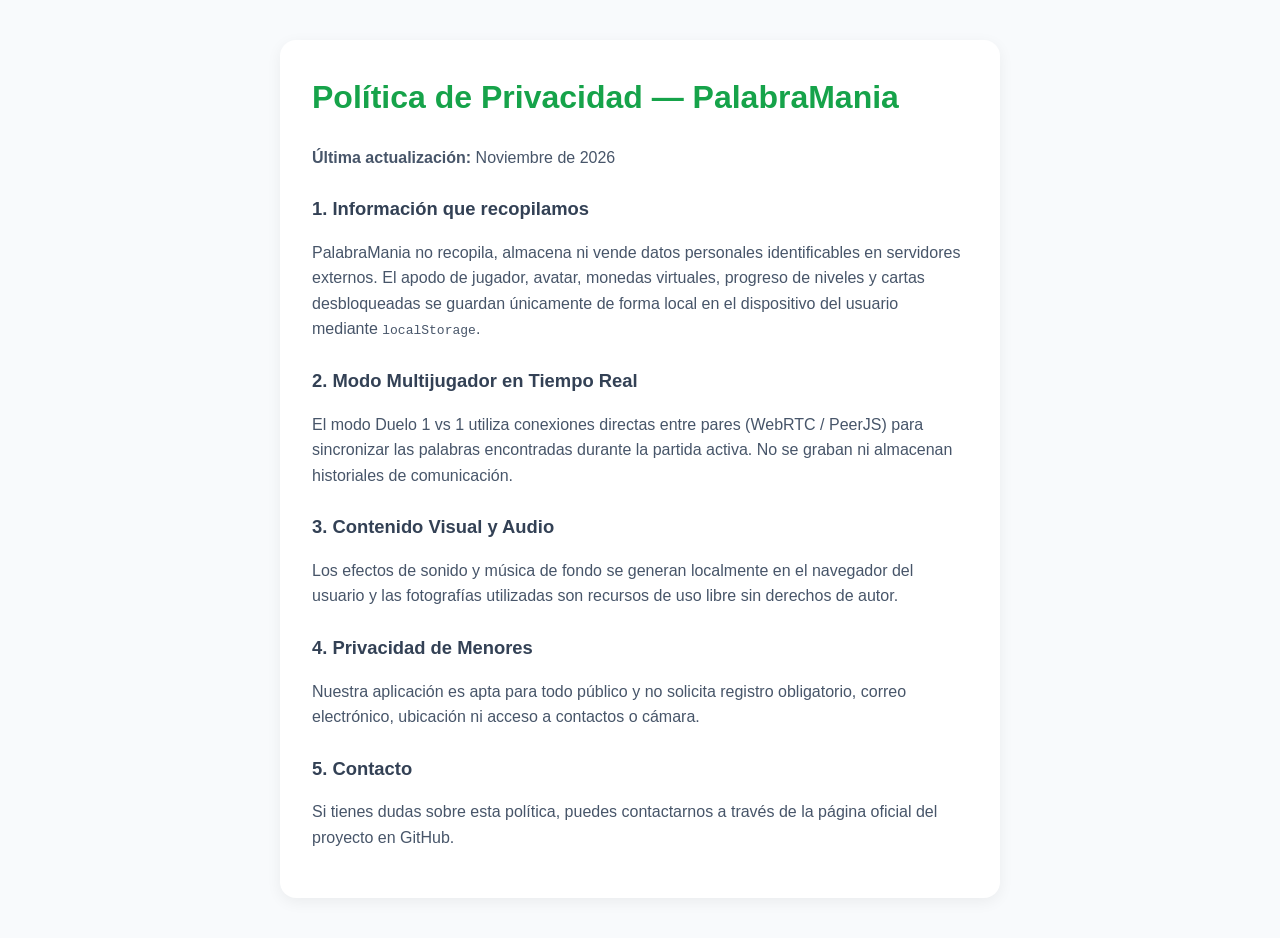
<file: privacy.html>
<!DOCTYPE html>
<html lang="es">
<head>
    <meta charset="UTF-8">
    <meta name="viewport" content="width=device-width, initial-scale=1.0">
    <title>Política de Privacidad • PalabraMania</title>
    <style>
        body { font-family: -apple-system, BlinkMacSystemFont, 'Segoe UI', Roboto, sans-serif; max-width: 720px; margin: 40px auto; padding: 0 20px; line-height: 1.6; color: #1e293b; background: #f8fafc; }
        .card { background: #fff; padding: 32px; border-radius: 16px; box-shadow: 0 4px 15px rgba(0,0,0,0.06); }
        h1 { color: #16a34a; margin-top: 0; }
        h2 { color: #334155; font-size: 1.15rem; margin-top: 24px; }
        p { color: #475569; }
    </style>
</head>
<body>
    <div class="card">
        <h1>Política de Privacidad — PalabraMania</h1>
        <p><strong>Última actualización:</strong> Noviembre de 2026</p>

        <h2>1. Información que recopilamos</h2>
        <p>PalabraMania no recopila, almacena ni vende datos personales identificables en servidores externos. El apodo de jugador, avatar, monedas virtuales, progreso de niveles y cartas desbloqueadas se guardan únicamente de forma local en el dispositivo del usuario mediante <code>localStorage</code>.</p>

        <h2>2. Modo Multijugador en Tiempo Real</h2>
        <p>El modo Duelo 1 vs 1 utiliza conexiones directas entre pares (WebRTC / PeerJS) para sincronizar las palabras encontradas durante la partida activa. No se graban ni almacenan historiales de comunicación.</p>

        <h2>3. Contenido Visual y Audio</h2>
        <p>Los efectos de sonido y música de fondo se generan localmente en el navegador del usuario y las fotografías utilizadas son recursos de uso libre sin derechos de autor.</p>

        <h2>4. Privacidad de Menores</h2>
        <p>Nuestra aplicación es apta para todo público y no solicita registro obligatorio, correo electrónico, ubicación ni acceso a contactos o cámara.</p>

        <h2>5. Contacto</h2>
        <p>Si tienes dudas sobre esta política, puedes contactarnos a través de la página oficial del proyecto en GitHub.</p>
    </div>
</body>
</html>
</file>
